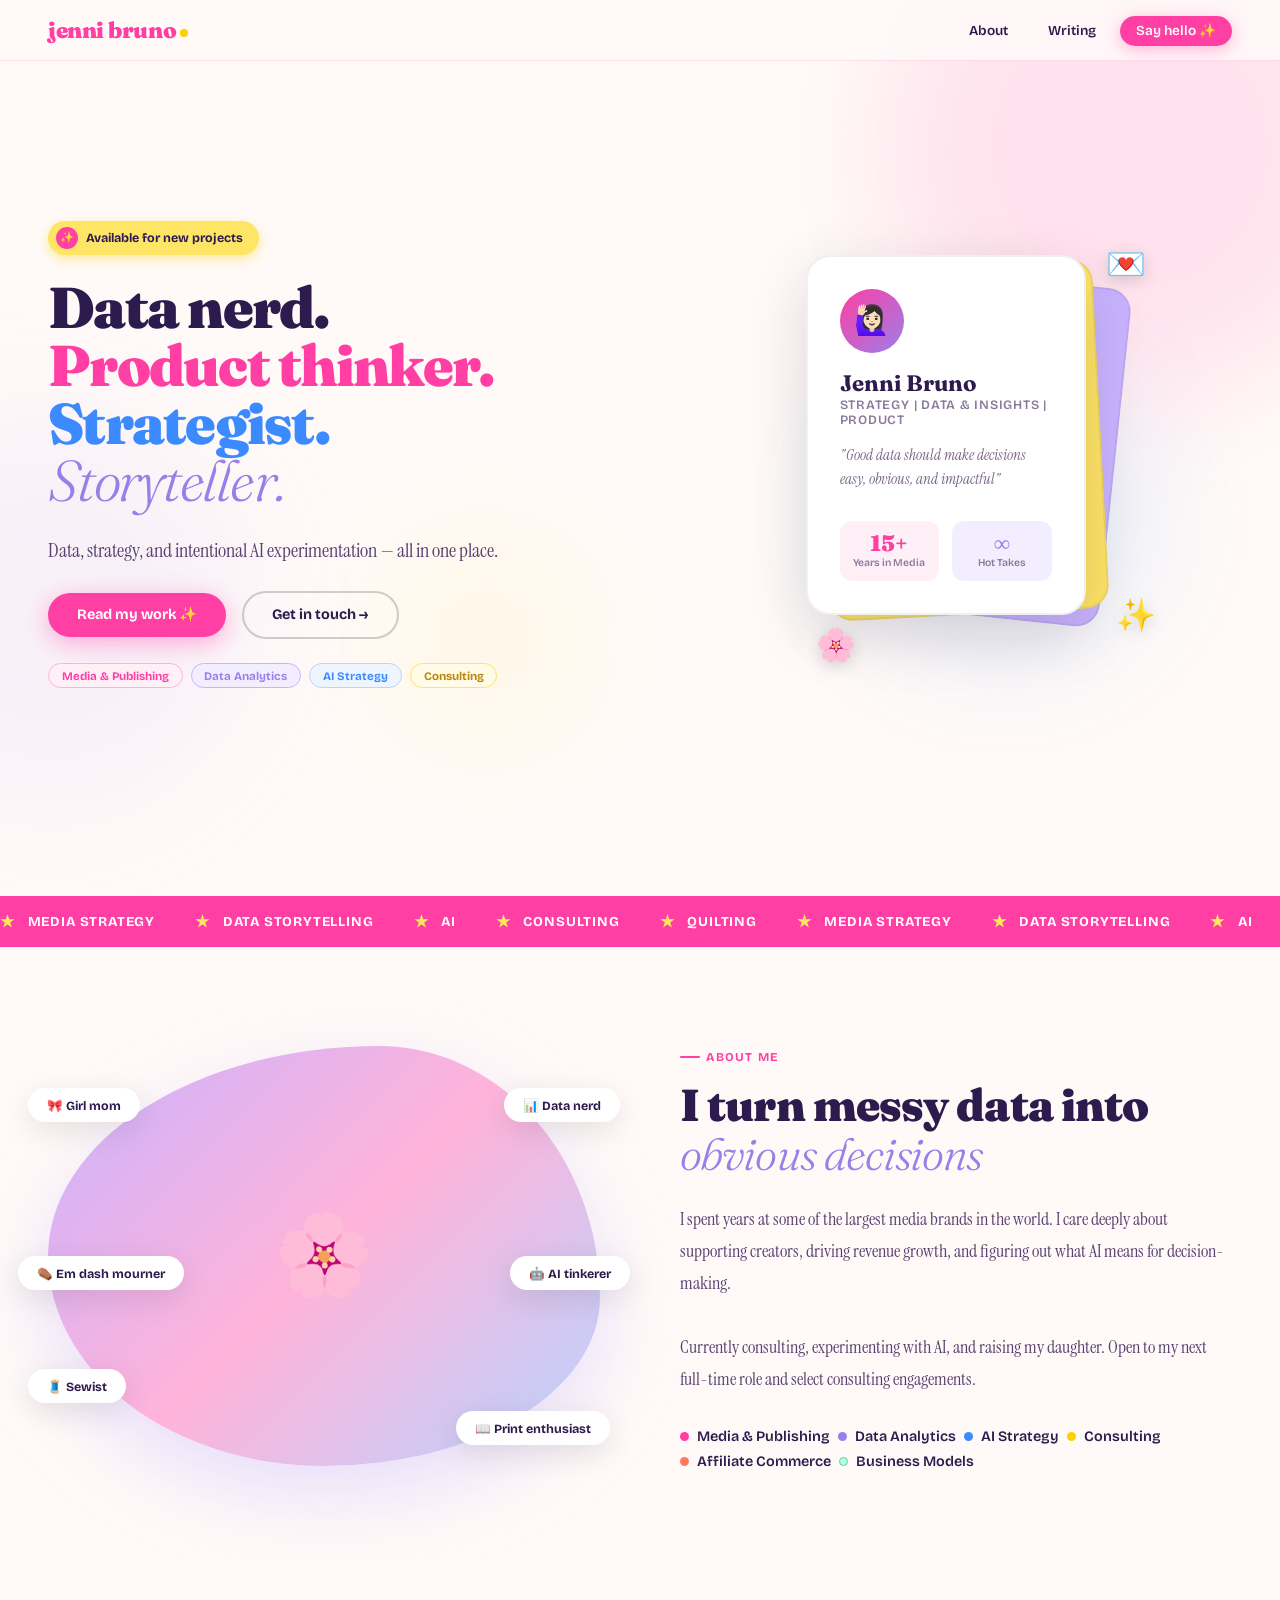
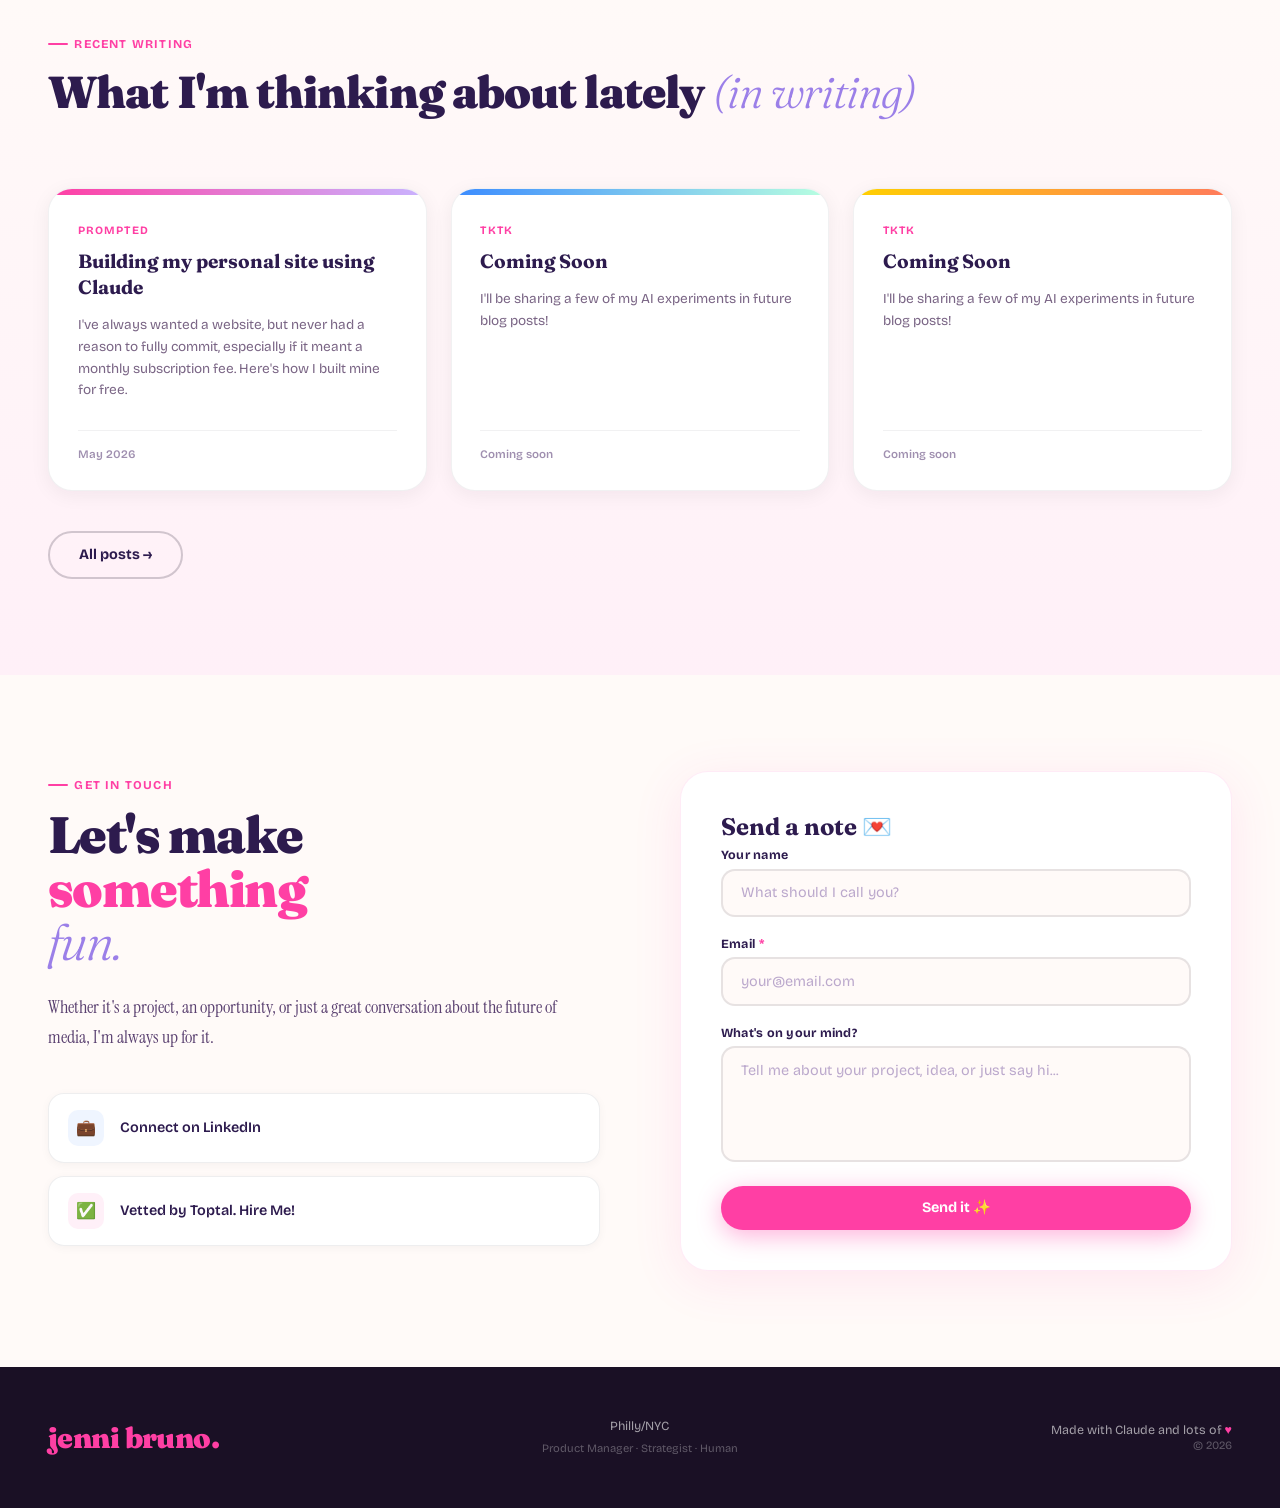
<file: index.html>
<!DOCTYPE html>
<html lang="en">
<head>
<meta charset="UTF-8">
<meta name="viewport" content="width=device-width, initial-scale=1.0">
<title>Jenni Bruno — Turning Data Into Decisions</title>
<meta name="description" content="I turn messy data and business problems into obvious decisions. Strategist, AI tinkerer, and consultant based in Philadelphia.">
<meta name="author" content="Jenni Bruno">
<link rel="canonical" href="https://www.jennibruno.com/">
<meta property="og:type" content="website">
<meta property="og:url" content="https://www.jennibruno.com/">
<meta property="og:title" content="Jenni Bruno — Turning Data Into Decisions">
<meta property="og:description" content="I turn messy data and business problems into obvious decisions. Strategist, AI tinkerer, and consultant based in Philadelphia.">
<meta property="og:image" content="https://www.jennibruno.com/og-image.png">
<meta property="og:site_name" content="Jenni Bruno">
<meta name="twitter:card" content="summary_large_image">
<meta name="twitter:site" content="@IMJENNIBRUNO">
<meta name="twitter:title" content="Jenni Bruno — Turning Data Into Decisions">
<meta name="twitter:description" content="I turn messy data and business problems into obvious decisions. Strategist, AI tinkerer, and consultant based in Philadelphia.">
<meta name="twitter:image" content="https://www.jennibruno.com/og-image.png">
<link rel="icon" type="image/svg+xml" href="data:image/svg+xml,<svg xmlns='http://www.w3.org/2000/svg' viewBox='0 0 32 32'><rect width='32' height='32' rx='8' fill='%23FF3FA4'/><text x='50%25' y='50%25' dominant-baseline='central' text-anchor='middle' font-family='Georgia,serif' font-weight='900' font-size='14' fill='white' letter-spacing='-1'>jb</text></svg>">
<link href="https://fonts.googleapis.com/css2?family=Fraunces:ital,opsz,wght@0,9..144,300;0,9..144,700;0,9..144,900;1,9..144,300;1,9..144,700&family=Bricolage+Grotesque:wght@400;600;800&family=Instrument+Serif:ital@0;1&display=swap" rel="stylesheet">
<link rel="stylesheet" href="/style.css">
<script type="application/ld+json">
{
  "@context": "https://schema.org",
  "@type": "Person",
  "name": "Jenni Bruno",
  "url": "https://www.jennibruno.com",
  "jobTitle": "Strategist & Consultant",
  "description": "I turn messy data and business problems into obvious decisions.",
  "sameAs": [
    "https://linkedin.com/in/IMJENNIBRUNO",
    "https://twitter.com/IMJENNIBRUNO"
  ]
}
</script>
</head>
<body>

<div class="bg-shapes">
  <div class="shape shape-1"></div>
  <div class="shape shape-2"></div>
  <div class="shape shape-3"></div>
  <div class="shape shape-4"></div>
</div>

<!-- NAV -->
<nav>
  <a href="#" class="nav-logo">jenni bruno<span></span></a>
  <ul class="nav-links">
    <li><a href="#about">About</a></li>
    <li><a href="#writing">Writing</a></li>
    <li><a href="#contact" class="nav-cta">Say hello ✨</a></li>
  </ul>
</nav>

<!-- HERO -->
<section class="hero">
  <div class="hero-left">
    <div class="hero-badge">
      <div class="badge-dot">✨</div>
      Available for new projects
    </div>

    <h1 class="hero-headline">
      Data nerd.<br>
      <span class="line-pink" style="white-space:nowrap;">Product thinker.</span><br>
      <span class="line-blue">Strategist.</span><br>
      <span class="line-italic">Storyteller.</span>
    </h1>

    <p class="hero-desc">
      Data, strategy, and intentional AI experimentation — all in one place.
    </p>

    <div class="hero-actions">
      <a href="#writing" class="pill-btn pill-primary">Read my work ✨</a>
      <a href="#contact" class="pill-btn pill-outline">Get in touch →</a>
    </div>

    <div class="hero-tags">
      <span class="mini-tag">Media & Publishing</span>
      <span class="mini-tag lav">Data Analytics</span>
      <span class="mini-tag blue">AI Strategy</span>
      <span class="mini-tag yel">Consulting</span>
    </div>
  </div>

  <div class="hero-right">
    <div class="hero-card-stack">
      <div class="hcard hcard-back"></div>
      <div class="hcard hcard-mid"></div>
      <div class="hcard hcard-front">
        <div class="card-avatar">🙋🏻‍♀️</div>
        <div>
          <div class="card-name">Jenni Bruno</div>
          <div class="card-title">Strategy | Data & Insights | Product</div>
        </div>
        <p style="font-family:'Instrument Serif',serif; font-size:0.95rem; color:#7A6585; line-height:1.6; font-style:italic;">
          "Good data should make decisions easy, obvious, and impactful"
        </p>
        <div class="card-stats">
          <div class="stat-box">
            <div class="stat-num">15+</div>
            <div class="stat-label">Years in Media</div>
          </div>
          <div class="stat-box lav">
            <div class="stat-num">∞</div>
            <div class="stat-label">Hot Takes</div>
          </div>
        </div>
      </div>
      <div class="floating-sticker sticker-1">💌</div>
      <div class="floating-sticker sticker-2">✨</div>
      <div class="floating-sticker sticker-3">🌸</div>
    </div>
  </div>
</section>

<!-- MARQUEE -->
<div class="marquee-wrap" aria-hidden="true">
  <div class="marquee-inner">
    <div class="marquee-track">
      <span class="marquee-item"><span class="marquee-star">★</span> Media Strategy</span>
      <span class="marquee-item"><span class="marquee-star">★</span> Data Storytelling</span>
      <span class="marquee-item"><span class="marquee-star">★</span> AI</span>
      <span class="marquee-item"><span class="marquee-star">★</span> Consulting</span>
      <span class="marquee-item"><span class="marquee-star">★</span> Quilting</span>
      <span class="marquee-item"><span class="marquee-star">★</span> Media Strategy</span>
      <span class="marquee-item"><span class="marquee-star">★</span> Data Storytelling</span>
      <span class="marquee-item"><span class="marquee-star">★</span> AI</span>
      <span class="marquee-item"><span class="marquee-star">★</span> Consulting</span>
      <span class="marquee-item"><span class="marquee-star">★</span> Quilting</span>
    </div>
    <div class="marquee-track">
      <span class="marquee-item"><span class="marquee-star">★</span> Media Strategy</span>
      <span class="marquee-item"><span class="marquee-star">★</span> Data Storytelling</span>
      <span class="marquee-item"><span class="marquee-star">★</span> AI</span>
      <span class="marquee-item"><span class="marquee-star">★</span> Consulting</span>
      <span class="marquee-item"><span class="marquee-star">★</span> Quilting</span>
      <span class="marquee-item"><span class="marquee-star">★</span> Media Strategy</span>
      <span class="marquee-item"><span class="marquee-star">★</span> Data Storytelling</span>
      <span class="marquee-item"><span class="marquee-star">★</span> AI</span>
      <span class="marquee-item"><span class="marquee-star">★</span> Consulting</span>
      <span class="marquee-item"><span class="marquee-star">★</span> Quilting</span>
    </div>
  </div>
</div>

<!-- ABOUT -->
<section class="about-section" id="about">
  <div class="about-visual">
    <div class="about-blob">🌸</div>
    <div class="about-pill-float">📊 Data nerd</div>
    <div class="about-pill-float">🧵 Sewist</div>
    <div class="about-pill-float">🤖 AI tinkerer</div>
    <div class="about-pill-float about-pill-4">🎀 Girl mom</div>
    <div class="about-pill-float about-pill-5">📖 Print enthusiast</div>
    <div class="about-pill-float about-pill-6">⚰️ Em dash mourner</div>
  </div>
  <div class="about-text-side">
    <div class="section-eyebrow">About me</div>
    <h2 class="section-title">I turn messy data into <em>obvious decisions</em></h2>
    <p class="about-body">
      I spent years at some of the largest media brands in the world. I care deeply about supporting creators, driving revenue growth, and figuring out what AI means for decision-making.
    </p>
    <p class="about-body">
      Currently consulting, experimenting with AI, and raising my daughter. Open to my next full-time role and select consulting engagements.
    </p>
    <div class="about-chips">
      <span class="chip-dot"><span class="cdot" style="background:#FF3FA4;"></span>Media & Publishing</span>
      <span class="chip-dot"><span class="cdot" style="background:#9B7FE8;"></span>Data Analytics</span>
      <span class="chip-dot"><span class="cdot" style="background:#3B8BFF;"></span>AI Strategy</span>
      <span class="chip-dot"><span class="cdot" style="background:#FFD000;"></span>Consulting</span>
      <span class="chip-dot"><span class="cdot" style="background:#FF7A5C;"></span>Affiliate Commerce</span>
      <span class="chip-dot"><span class="cdot" style="background:#B8FFE0; border: 1.5px solid #5DCAA5;"></span>Business Models</span>
    </div>
  </div>
</section>

<!-- WRITING -->
<section class="writing-section" id="writing">
  <div class="writing-header">
    <div>
      <div class="section-eyebrow">Recent Writing</div>
      <h2 class="section-title">What I'm thinking about lately <em>(in writing)</em></h2>
    </div>
  </div>

  <div class="posts-grid">
    <a class="post-card" href="/blog/building-my-personal-site-with-claude.html">
      <div class="post-color-bar bar-pink"></div>
      <div class="post-body-card">
        <div class="post-category">Prompted</div>
        <div class="post-title-card">Building my personal site using Claude</div>
        <div class="post-excerpt">I've always wanted a website, but never had a reason to fully commit, especially if it meant a monthly subscription fee. Here's how I built mine for free.</div>
        <div class="post-footer-card">
          <div class="post-date">May 2026</div>
        </div>
      </div>
    </a>

    <a class="post-card" href="#">
      <div class="post-color-bar bar-blue"></div>
      <div class="post-body-card">
        <div class="post-category">TKTK</div>
        <div class="post-title-card">Coming Soon</div>
        <div class="post-excerpt">I'll be sharing a few of my AI experiments in future blog posts!</div>
        <div class="post-footer-card">
          <div class="post-date">Coming soon</div>
        </div>
      </div>
    </a>

    <a class="post-card" href="#">
      <div class="post-color-bar bar-yellow"></div>
      <div class="post-body-card">
        <div class="post-category">TKTK</div>
        <div class="post-title-card">Coming Soon</div>
        <div class="post-excerpt">I'll be sharing a few of my AI experiments in future blog posts!</div>
        <div class="post-footer-card">
          <div class="post-date">Coming soon</div>
        </div>
      </div>
    </a>
  </div>

  <div style="text-align: left; margin-top: 2.5rem;">
    <a href="/blog/" class="pill-btn pill-outline">All posts →</a>
  </div>
</section>

<!-- CONTACT -->
<section class="contact-section" id="contact">
  <div class="contact-left">
    <div class="section-eyebrow">Get in touch</div>
    <h2 class="contact-big">Let's make<br><span>something</span><br><em>fun.</em></h2>
    <p class="contact-desc">Whether it's a project, an opportunity, or just a great conversation about the future of media, I'm always up for it.</p>
    <div class="contact-links">
      <a href="https://linkedin.com/in/IMJENNIBRUNO" class="contact-link">
        <div class="link-icon icon-blue">💼</div>
        Connect on LinkedIn
      </a>
      <a href="https://www.toptal.com/product-managers/resume/jennifer-bruno#gzw0E0" target="_blank" rel="noopener" class="contact-link">
        <div class="link-icon icon-pink">✅</div>
        Vetted by Toptal. Hire Me!
      </a>
    </div>
  </div>

  <div class="contact-form-wrap">
    <div class="form-title">Send a note 💌</div>
    <form action="https://formspree.io/f/xaqkjbrb" method="POST">
      <div class="field">
        <label for="contact-name">Your name</label>
        <input id="contact-name" type="text" name="name" placeholder="What should I call you?">
      </div>
      <div class="field">
        <label for="contact-email">Email <span style="color:var(--pink);">*</span></label>
        <input id="contact-email" type="email" name="email" placeholder="your@email.com" required>
      </div>
      <div class="field">
        <label for="contact-message">What's on your mind?</label>
        <textarea id="contact-message" rows="5" name="message" placeholder="Tell me about your project, idea, or just say hi..."></textarea>
      </div>
      <button type="submit" class="pill-btn pill-primary" style="width:100%; justify-content:center; font-size:0.9rem;">
        Send it ✨
      </button>
    </form>
  </div>
</section>

<!-- FOOTER -->
<footer>
  <div class="footer-logo">jenni bruno.</div>
  <div class="footer-middle">
    Philly/NYC<br>
    <span style="font-size:0.7rem; opacity:0.5;">Product Manager · Strategist · Human</span>
  </div>
  <div class="footer-right">
    Made with Claude and lots of <span class="footer-heart">♥</span><br>
    <span style="font-size:0.7rem; opacity:0.5;">© 2026</span>
  </div>
</footer>

</body>
</html>
</file>
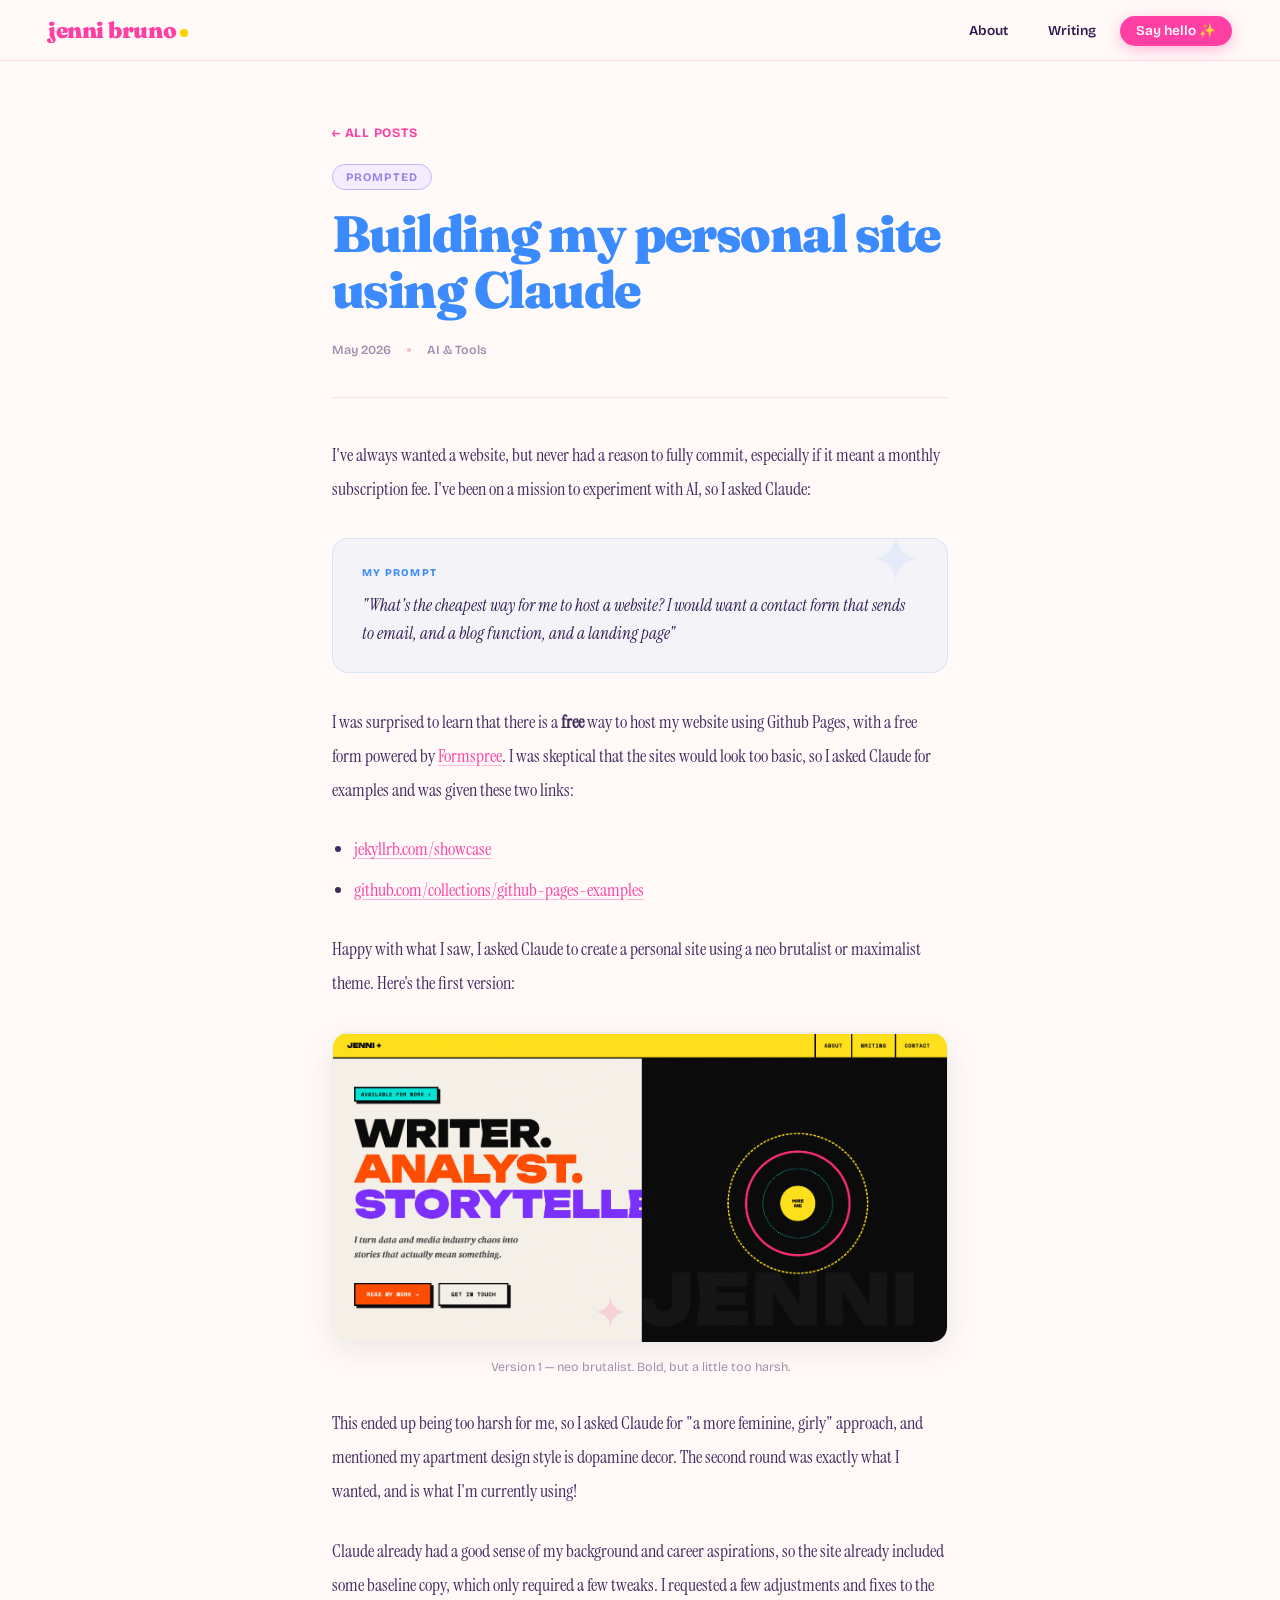
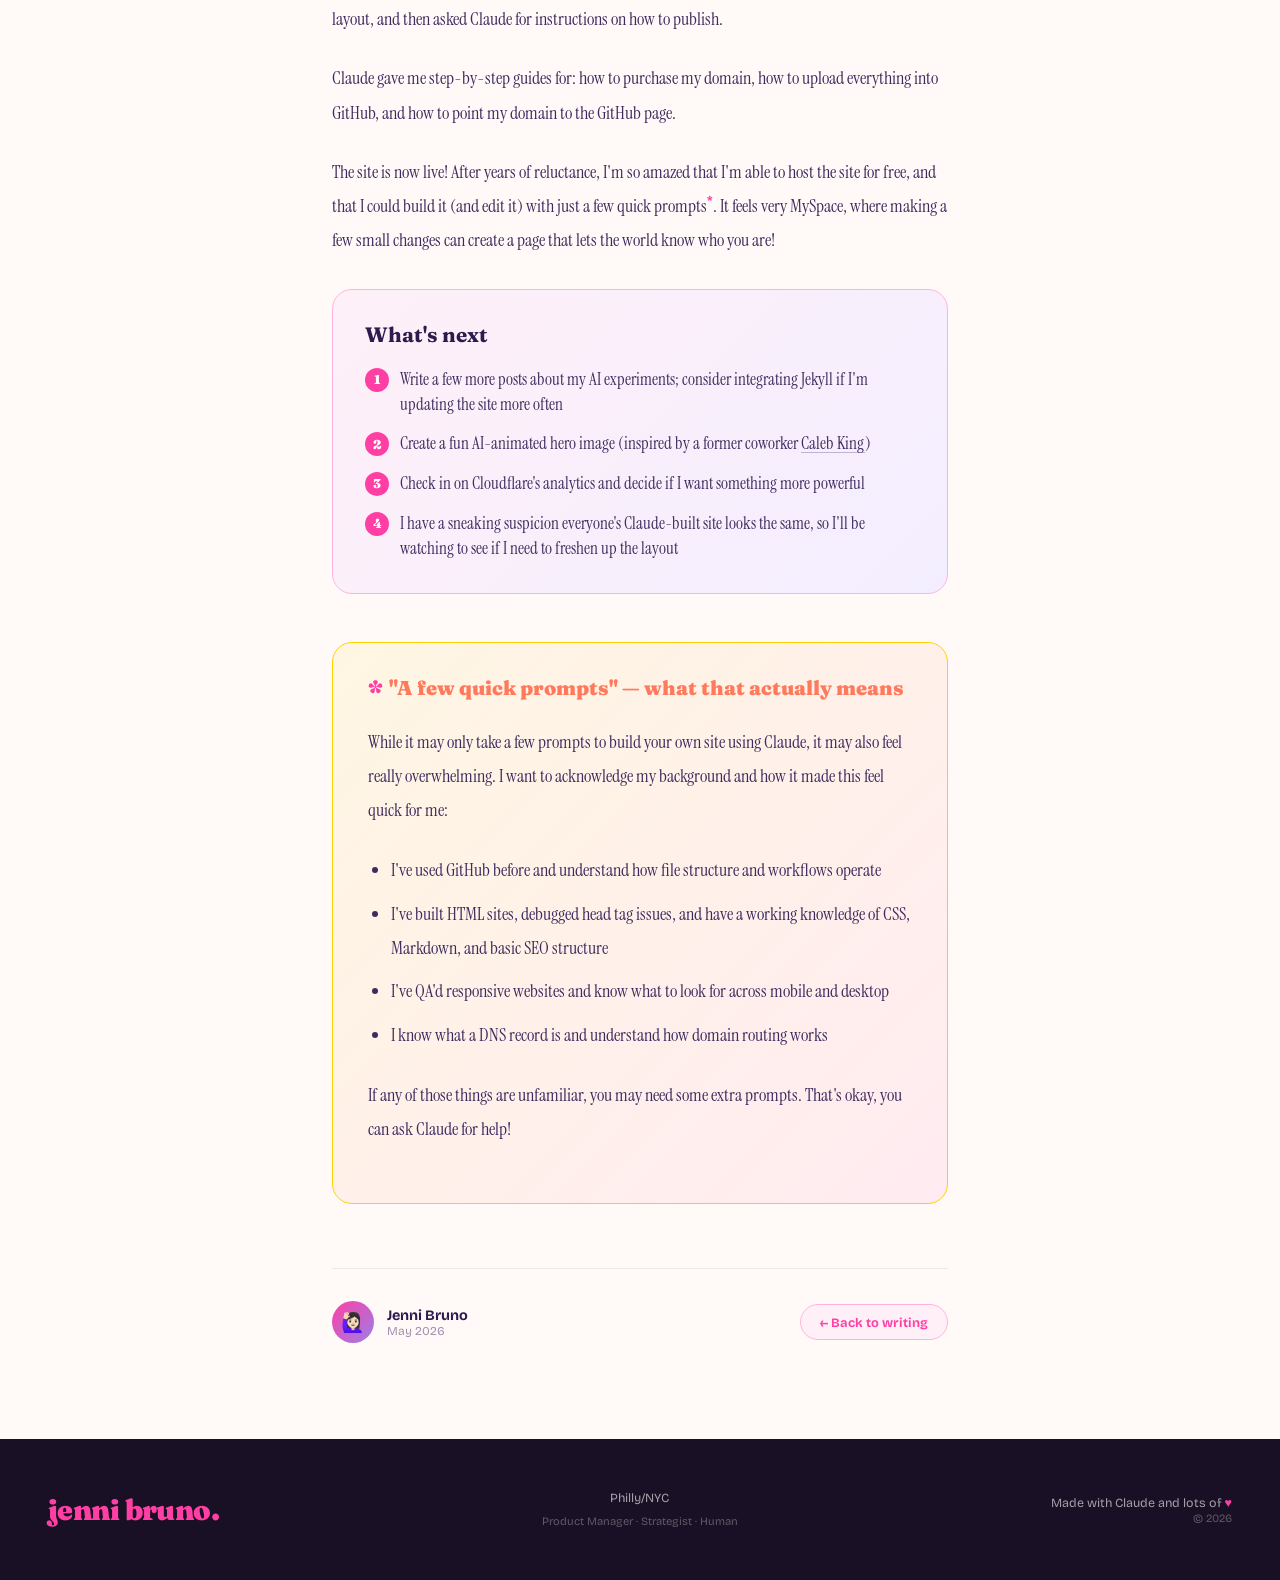
<file: blog/building-my-personal-site-with-claude.html>
<!DOCTYPE html>
<html lang="en">
<head>
<meta charset="UTF-8">
<meta name="viewport" content="width=device-width, initial-scale=1.0">
<title>Building my personal site using Claude — Jenni Bruno</title>
<meta name="description" content="I've always wanted a website, but never had a reason to fully commit. Here's how I built mine for free using Claude and GitHub Pages.">
<meta name="author" content="Jenni Bruno">
<link rel="canonical" href="https://www.jennibruno.com/blog/building-my-personal-site-with-claude.html">
<meta property="og:type" content="article">
<meta property="og:url" content="https://www.jennibruno.com/blog/building-my-personal-site-with-claude.html">
<meta property="og:title" content="Building my personal site using Claude — Jenni Bruno">
<meta property="og:description" content="I've always wanted a website, but never had a reason to fully commit. Here's how I built mine for free using Claude and GitHub Pages.">
<meta property="og:site_name" content="Jenni Bruno">
<meta property="og:image" content="https://www.jennibruno.com/screenshot-jennibruno-homepage-built-by-claude.png">
<meta name="twitter:card" content="summary_large_image">
<meta name="twitter:creator" content="@IMJENNIBRUNO">
<meta name="twitter:title" content="Building my personal site using Claude — Jenni Bruno">
<meta name="twitter:description" content="I've always wanted a website, but never had a reason to fully commit. Here's how I built mine for free using Claude and GitHub Pages.">
<link rel="icon" type="image/svg+xml" href="data:image/svg+xml,<svg xmlns='http://www.w3.org/2000/svg' viewBox='0 0 32 32'><rect width='32' height='32' rx='8' fill='%23FF3FA4'/><text x='50%25' y='50%25' dominant-baseline='central' text-anchor='middle' font-family='Georgia,serif' font-weight='900' font-size='14' fill='white' letter-spacing='-1'>jb</text></svg>">
<link href="https://fonts.googleapis.com/css2?family=Fraunces:ital,opsz,wght@0,9..144,300;0,9..144,700;0,9..144,900;1,9..144,300;1,9..144,700&family=Bricolage+Grotesque:wght@400;600;800&family=Instrument+Serif:ital@0;1&display=swap" rel="stylesheet">
<link rel="stylesheet" href="/style.css">
<script type="application/ld+json">
{
  "@context": "https://schema.org",
  "@type": "BlogPosting",
  "headline": "Building my personal site using Claude",
  "description": "I've always wanted a website, but never had a reason to fully commit. Here's how I built mine for free using Claude and GitHub Pages.",
  "url": "https://www.jennibruno.com/blog/building-my-personal-site-with-claude.html",
  "datePublished": "2026-05-26",
  "author": {
    "@type": "Person",
    "name": "Jenni Bruno",
    "url": "https://www.jennibruno.com"
  },
  "publisher": {
    "@type": "Person",
    "name": "Jenni Bruno",
    "url": "https://www.jennibruno.com"
  },
  "image": "https://www.jennibruno.com/screenshot-jennibruno-homepage-built-by-claude.png"
}
</script>
</head>
<body>

<!-- NAV -->
<nav>
  <a href="/" class="nav-logo">jenni bruno<span></span></a>
  <ul class="nav-links">
    <li><a href="/#about">About</a></li>
    <li><a href="/blog/">Writing</a></li>
    <li><a href="/#contact" class="nav-cta">Say hello ✨</a></li>
  </ul>
</nav>

<!-- ARTICLE -->
<div class="article-wrap">

  <a href="/blog/" class="back-link">← All posts</a>

  <div class="post-eyebrow">Prompted</div>
  <h1 class="post-headline">Building my personal site using Claude</h1>

  <div class="post-meta">
    <span>May 2026</span>
    <span class="meta-dot"></span>
    <span>AI & Tools</span>
  </div>

  <div class="post-body">

    <p>I've always wanted a website, but never had a reason to fully commit, especially if it meant a monthly subscription fee. I've been on a mission to experiment with AI, so I asked Claude:</p>

    <div class="prompt-block">
      <div class="prompt-label">My prompt</div>
      <div class="prompt-text">"What's the cheapest way for me to host a website? I would want a contact form that sends to email, and a blog function, and a landing page"</div>
    </div>

    <p>I was surprised to learn that there is a <b>free</b> way to host my website using Github Pages, with a free form powered by <a href="https://formspree.io" target="_blank">Formspree</a>. I was skeptical that the sites would look too basic, so I asked Claude for examples and was given these two links:</p>

    <ul class="post-body-list">
      <li><a href="https://jekyllrb.com/showcase/" target="_blank">jekyllrb.com/showcase</a></li>
      <li><a href="https://github.com/collections/github-pages-examples" target="_blank">github.com/collections/github-pages-examples</a></li>
    </ul>

    <p>Happy with what I saw, I asked Claude to create a personal site using a neo brutalist or maximalist theme. Here's the first version:</p>

  </div>

  <div class="post-image">
    <img src="/blog/images/claude-site-v1-neo-brutalism-maximalist.png" alt="First version of the site — neo brutalist design with yellow nav, black hero, and bold typography">
  </div>
  <p class="image-caption">Version 1 — neo brutalist. Bold, but a little too harsh.</p>

  <div class="post-body">

    <p>This ended up being too harsh for me, so I asked Claude for "a more feminine, girly" approach, and mentioned my apartment design style is dopamine decor. The second round was exactly what I wanted, and is what I'm currently using!</p>

    <p>Claude already had a good sense of my background and career aspirations, so the site already included some baseline copy, which only required a few tweaks. I requested a few adjustments and fixes to the layout, and then asked Claude for instructions on how to publish.</p>

    <p>Claude gave me step-by-step guides for: how to purchase my domain, how to upload everything into GitHub, and how to point my domain to the GitHub page.</p>

    <p>The site is now live! After years of reluctance, I'm so amazed that I'm able to host the site for free, and that I could build it (and edit it) with just a few quick prompts<a href="#disclaimer" style="color: var(--pink); text-decoration: none; font-family: 'Bricolage Grotesque', sans-serif; font-size: 0.8rem; vertical-align: super; font-weight: 700;">*</a>. It feels very MySpace, where making a few small changes can create a page that lets the world know who you are!</p>

  </div>

  <div class="whats-next">
    <div class="whats-next-title">What's next</div>
    <ol>
      <li><span class="list-num">1</span>Write a few more posts about my AI experiments; consider integrating Jekyll if I'm updating the site more often</li>
      <li><span class="list-num">2</span>Create a fun AI-animated hero image (inspired by a former coworker <a href="https://www.kingcaleb.com/" target="_blank" class="inline-link">Caleb King</a>)</li>
      <li><span class="list-num">3</span>Check in on Cloudflare's analytics and decide if I want something more powerful</li>
      <li><span class="list-num">4</span>I have a sneaking suspicion everyone's Claude-built site looks the same, so I'll be watching to see if I need to freshen up the layout</li>
    </ol>
  </div>

  <!-- DISCLAIMER -->
  <div id="disclaimer" class="disclaimer-block">
    <div class="disclaimer-heading"><span class="disclaimer-asterisk">*</span> "A few quick prompts" — what that actually means</div>
    <div class="post-body">
      <p>While it may only take a few prompts to build your own site using Claude, it may also feel really overwhelming. I want to acknowledge my background and how it made this feel quick for me:</p>
      <ul class="post-body-list gap-lg">
        <li>I've used GitHub before and understand how file structure and workflows operate</li>
        <li>I've built HTML sites, debugged head tag issues, and have a working knowledge of CSS, Markdown, and basic SEO structure</li>
        <li>I've QA'd responsive websites and know what to look for across mobile and desktop</li>
        <li>I know what a DNS record is and understand how domain routing works</li>
      </ul>
      <p>If any of those things are unfamiliar, you may need some extra prompts. That's okay, you can ask Claude for help!</p>
    </div>
  </div>

  <div class="post-footer-bar">
    <div class="author-block">
      <div class="author-avatar">🙋🏻‍♀️</div>
      <div>
        <div class="author-name">Jenni Bruno</div>
        <div class="author-handle">May 2026</div>
      </div>
    </div>
    <a href="/blog/" class="back-to-blog">← Back to writing</a>
  </div>

</div>

<!-- FOOTER -->
<footer>
  <div class="footer-logo">jenni bruno.</div>
  <div class="footer-middle">
    Philly/NYC<br>
    <span style="font-size:0.7rem; opacity:0.5;">Product Manager · Strategist · Human</span>
  </div>
  <div class="footer-right">
    Made with Claude and lots of <span class="footer-heart">♥</span><br>
    <span style="font-size:0.7rem; opacity:0.5;">© 2026</span>
  </div>
</footer>

</body>
</html>
</file>
<file: style.css>
/* ============================================================
   JENNI BRUNO — shared stylesheet
   Applies to: index.html, blog/index.html, blog/*.html
   ============================================================ */

/* ROOT & RESET */
:root {
  --pink: #FF3FA4;
  --pink-light: #FFB3DA;
  --pink-pale: #FFF0F8;
  --lavender: #C9B3FF;
  --lavender-deep: #9B7FE8;
  --blue: #3B8BFF;
  --blue-light: #B8D4FF;
  --yellow: #FFE566;
  --yellow-deep: #FFD000;
  --mint: #B8FFE0;
  --coral: #FF7A5C;
  --white: #FFFAF8;
  --black: #1A1025;
  --text: #2D1B4E;
}

* { margin: 0; padding: 0; box-sizing: border-box; }
html { scroll-behavior: smooth; }

body {
  background: var(--white);
  color: var(--text);
  font-family: 'Bricolage Grotesque', sans-serif;
  overflow-x: hidden;
}

/* ============================================================
   NAV
   ============================================================ */
nav {
  position: sticky;
  top: 0;
  z-index: 200;
  padding: 1rem 3rem;
  display: flex;
  align-items: center;
  justify-content: space-between;
  background: rgba(255,250,248,0.85);
  backdrop-filter: blur(12px);
  border-bottom: 1.5px solid rgba(255,63,164,0.15);
}

.nav-logo {
  font-family: 'Fraunces', serif;
  font-weight: 900;
  font-size: 1.4rem;
  color: var(--pink);
  text-decoration: none;
  letter-spacing: -0.02em;
}

.nav-logo span {
  display: inline-block;
  width: 8px; height: 8px;
  background: var(--yellow-deep);
  border-radius: 50%;
  margin-left: 4px;
  vertical-align: middle;
  animation: blink 2s ease-in-out infinite;
}

@keyframes blink {
  0%, 100% { transform: scale(1); }
  50% { transform: scale(1.5); background: var(--pink); }
}

.nav-links {
  display: flex;
  gap: 0.5rem;
  list-style: none;
}

.nav-links a {
  text-decoration: none;
  color: var(--text);
  font-size: 0.85rem;
  font-weight: 600;
  padding: 0.4rem 1rem;
  border-radius: 100px;
  transition: all 0.2s;
}

.nav-links a:hover {
  background: var(--pink);
  color: white;
  transform: translateY(-2px);
}

.nav-links a.active {
  background: var(--pink-pale);
  color: var(--pink);
}

.nav-cta {
  background: var(--pink) !important;
  color: white !important;
  box-shadow: 0 4px 15px rgba(255,63,164,0.35);
}

/* ============================================================
   FOOTER (single source of truth)
   ============================================================ */
footer {
  position: relative;
  z-index: 1;
  background: var(--black);
  color: rgba(255,255,255,0.6);
  padding: 3rem;
  display: grid;
  grid-template-columns: 1fr 1fr 1fr;
  align-items: center;
  gap: 2rem;
}

.footer-logo {
  font-family: 'Fraunces', serif;
  font-size: 1.8rem;
  font-weight: 900;
  color: var(--pink);
  letter-spacing: -0.02em;
}

.footer-middle {
  text-align: center;
  font-size: 0.78rem;
  line-height: 1.8;
}

.footer-right {
  text-align: right;
  font-size: 0.78rem;
}

.footer-heart { color: var(--pink); }

/* ============================================================
   SHARED BUTTONS
   ============================================================ */
.pill-btn {
  display: inline-flex;
  align-items: center;
  gap: 0.5rem;
  padding: 0.85rem 1.8rem;
  border-radius: 100px;
  font-family: 'Bricolage Grotesque', sans-serif;
  font-weight: 700;
  font-size: 0.9rem;
  text-decoration: none;
  cursor: pointer;
  border: none;
  transition: all 0.2s cubic-bezier(0.34, 1.56, 0.64, 1);
}

.pill-btn:hover { transform: translateY(-4px) scale(1.02); }

.pill-primary {
  background: var(--pink);
  color: white;
  box-shadow: 0 6px 25px rgba(255,63,164,0.4);
}

.pill-primary:hover { box-shadow: 0 10px 35px rgba(255,63,164,0.5); }

.pill-outline {
  background: transparent;
  color: var(--text);
  border: 2px solid rgba(26,16,37,0.2) !important;
}

.pill-outline:hover {
  border-color: var(--lavender-deep) !important;
  color: var(--lavender-deep);
}

/* ============================================================
   SHARED SECTION TYPOGRAPHY
   ============================================================ */
.section-eyebrow {
  display: inline-flex;
  align-items: center;
  gap: 0.4rem;
  font-size: 0.75rem;
  font-weight: 700;
  text-transform: uppercase;
  letter-spacing: 0.1em;
  color: var(--pink);
  margin-bottom: 1rem;
}

.section-eyebrow::before {
  content: '';
  display: inline-block;
  width: 20px; height: 2px;
  background: var(--pink);
  border-radius: 2px;
}

.section-title {
  font-family: 'Fraunces', serif;
  font-size: clamp(2.2rem, 3.5vw, 3rem);
  font-weight: 900;
  line-height: 1.1;
  letter-spacing: -0.02em;
  color: var(--text);
  margin-bottom: 1.5rem;
}

.section-title em { font-style: italic; font-weight: 300; color: var(--lavender-deep); }

/* ============================================================
   SHARED ANIMATIONS
   ============================================================ */
@keyframes slideUp {
  from { opacity: 0; transform: translateY(30px); }
  to { opacity: 1; transform: translateY(0); }
}

@keyframes float1 {
  0%, 100% { transform: translate(0, 0) rotate(0deg); }
  33% { transform: translate(30px, -20px) rotate(5deg); }
  66% { transform: translate(-20px, 15px) rotate(-3deg); }
}

@keyframes float2 {
  0%, 100% { transform: translate(0, 0); }
  50% { transform: translate(20px, 30px); }
}

/* ============================================================
   HOMEPAGE — BACKGROUND SHAPES
   ============================================================ */
.bg-shapes {
  position: fixed;
  inset: 0;
  pointer-events: none;
  z-index: 0;
  overflow: hidden;
}

.shape {
  position: absolute;
  border-radius: 50%;
  opacity: 0.12;
  filter: blur(60px);
}

.shape-1 { width: 500px; height: 500px; background: var(--pink); top: -100px; right: -100px; animation: float1 12s ease-in-out infinite; }
.shape-2 { width: 400px; height: 400px; background: var(--lavender); bottom: 10%; left: -150px; animation: float2 15s ease-in-out infinite; }
.shape-3 { width: 300px; height: 300px; background: var(--blue); top: 40%; right: 10%; animation: float1 10s ease-in-out infinite reverse; }
.shape-4 { width: 200px; height: 200px; background: var(--yellow); top: 60%; left: 30%; animation: float2 8s ease-in-out infinite; }

/* ============================================================
   HOMEPAGE — HERO
   ============================================================ */
.hero {
  position: relative;
  z-index: 1;
  min-height: calc(100vh - 65px);
  display: grid;
  grid-template-columns: 1.1fr 0.9fr;
  gap: 0;
  padding: 0 3rem 3rem;
  align-items: center;
}

.hero-left {
  padding: 4rem 3rem 4rem 0;
  display: flex;
  flex-direction: column;
  gap: 1.5rem;
}

.hero-badge {
  display: inline-flex;
  align-items: center;
  gap: 0.5rem;
  background: var(--yellow);
  color: var(--text);
  padding: 0.4rem 1rem 0.4rem 0.5rem;
  border-radius: 100px;
  font-size: 0.78rem;
  font-weight: 700;
  width: fit-content;
  box-shadow: 0 4px 12px rgba(255,208,0,0.4);
  animation: slideUp 0.7s ease both;
}

.badge-dot {
  width: 22px; height: 22px;
  background: var(--pink);
  border-radius: 50%;
  display: flex;
  align-items: center;
  justify-content: center;
  font-size: 0.7rem;
}

.hero-headline {
  font-family: 'Fraunces', serif;
  font-weight: 900;
  font-size: clamp(2.6rem, 4.5vw, 4.8rem);
  line-height: 1.0;
  letter-spacing: -0.03em;
  color: var(--text);
  animation: slideUp 0.7s 0.1s ease both;
}

.hero-headline .line-pink { color: var(--pink); }
.hero-headline .line-blue { color: var(--blue); }
.hero-headline .line-italic { font-style: italic; font-weight: 300; color: var(--lavender-deep); }

.hero-desc {
  font-family: 'Instrument Serif', serif;
  font-size: 1.25rem;
  line-height: 1.65;
  color: #5A4070;
  max-width: 460px;
  animation: slideUp 0.7s 0.2s ease both;
}

.hero-desc strong { color: var(--pink); font-style: italic; }

.hero-actions {
  display: flex;
  gap: 1rem;
  align-items: center;
  flex-wrap: wrap;
  animation: slideUp 0.7s 0.3s ease both;
}

.hero-tags {
  display: flex;
  gap: 0.5rem;
  flex-wrap: wrap;
  animation: slideUp 0.7s 0.4s ease both;
}

.mini-tag {
  background: var(--pink-pale);
  color: var(--pink);
  padding: 0.3rem 0.8rem;
  border-radius: 100px;
  font-size: 0.72rem;
  font-weight: 700;
  border: 1.5px solid var(--pink-light);
}

.mini-tag.lav { background: #F3EEFF; color: var(--lavender-deep); border-color: var(--lavender); }
.mini-tag.blue { background: #EFF5FF; color: var(--blue); border-color: var(--blue-light); }
.mini-tag.yel { background: #FFFBE6; color: #B8860B; border-color: var(--yellow); }

/* HERO RIGHT */
.hero-right {
  display: flex;
  align-items: center;
  justify-content: center;
  position: relative;
  animation: slideUp 0.7s 0.2s ease both;
}

.hero-card-stack {
  position: relative;
  width: 320px;
  height: 400px;
}

.hcard {
  position: absolute;
  width: 280px;
  border-radius: 24px;
  padding: 2rem;
  border: 2px solid rgba(0,0,0,0.06);
}

.hcard-back {
  background: var(--lavender);
  top: 20px; left: 30px;
  height: 340px;
  transform: rotate(6deg);
  z-index: 1;
}

.hcard-mid {
  background: var(--yellow);
  top: 10px; left: 15px;
  height: 350px;
  transform: rotate(-3deg);
  z-index: 2;
}

.hcard-front {
  background: white;
  top: 0; left: 0;
  height: 360px;
  z-index: 3;
  box-shadow: 0 20px 60px rgba(26,16,37,0.15);
  display: flex;
  flex-direction: column;
  gap: 1rem;
}

.card-avatar {
  width: 64px; height: 64px;
  background: linear-gradient(135deg, var(--pink), var(--lavender-deep));
  border-radius: 50%;
  display: flex;
  align-items: center;
  justify-content: center;
  font-size: 1.8rem;
}

.card-name {
  font-family: 'Fraunces', serif;
  font-weight: 700;
  font-size: 1.4rem;
  color: var(--text);
}

.card-title {
  font-size: 0.8rem;
  color: #8A7A9B;
  font-weight: 600;
  text-transform: uppercase;
  letter-spacing: 0.06em;
}

.card-stats {
  display: grid;
  grid-template-columns: 1fr 1fr;
  gap: 0.8rem;
  margin-top: auto;
}

.stat-box {
  background: var(--pink-pale);
  border-radius: 12px;
  padding: 0.7rem;
  text-align: center;
}

.stat-box.lav { background: #F3EEFF; }

.stat-num {
  font-family: 'Fraunces', serif;
  font-size: 1.4rem;
  font-weight: 900;
  color: var(--pink);
  line-height: 1;
}

.stat-box.lav .stat-num { color: var(--lavender-deep); }
.stat-label { font-size: 0.65rem; color: #8A7A9B; font-weight: 600; margin-top: 2px; }

.floating-sticker {
  position: absolute;
  z-index: 10;
  font-size: 2rem;
  animation: wiggle 3s ease-in-out infinite;
  filter: drop-shadow(0 4px 8px rgba(0,0,0,0.15));
}

.sticker-1 { top: -10px; right: -20px; animation-delay: 0s; }
.sticker-2 { bottom: 20px; right: -30px; animation-delay: 0.5s; }
.sticker-3 { bottom: -10px; left: 10px; animation-delay: 1s; }

@keyframes wiggle {
  0%, 100% { transform: rotate(-5deg) scale(1); }
  50% { transform: rotate(5deg) scale(1.1); }
}

/* ============================================================
   HOMEPAGE — MARQUEE
   ============================================================ */
.marquee-wrap {
  position: relative;
  z-index: 1;
  padding: 1rem 0;
  overflow: hidden;
  background: var(--pink);
}

.marquee-inner {
  display: flex;
  white-space: nowrap;
}

.marquee-track {
  display: inline-flex;
  animation: scroll 25s linear infinite;
  white-space: nowrap;
  flex-shrink: 0;
}

@keyframes scroll {
  from { transform: translateX(0); }
  to { transform: translateX(-100%); }
}

.marquee-item {
  display: inline-flex;
  align-items: center;
  gap: 0.8rem;
  color: white;
  font-weight: 700;
  font-size: 0.85rem;
  text-transform: uppercase;
  letter-spacing: 0.06em;
  padding-right: 2.5rem;
}

.marquee-star { color: var(--yellow); font-size: 1rem; }

/* ============================================================
   HOMEPAGE — ABOUT SECTION
   ============================================================ */
.about-section {
  position: relative;
  z-index: 1;
  padding: 6rem 3rem;
  display: grid;
  grid-template-columns: 1fr 1fr;
  gap: 5rem;
  align-items: center;
}

.about-visual { position: relative; }

.about-blob {
  width: 100%;
  height: 420px;
  background: linear-gradient(135deg, var(--lavender) 0%, var(--pink-light) 50%, var(--blue-light) 100%);
  border-radius: 60% 40% 50% 50% / 50% 60% 40% 50%;
  display: flex;
  align-items: center;
  justify-content: center;
  font-size: 5rem;
  animation: morph 8s ease-in-out infinite;
  box-shadow: 0 30px 80px rgba(201,179,255,0.4);
}

@keyframes morph {
  0%, 100% { border-radius: 60% 40% 50% 50% / 50% 60% 40% 50%; }
  33% { border-radius: 40% 60% 40% 60% / 60% 40% 60% 40%; }
  66% { border-radius: 50% 50% 60% 40% / 40% 50% 50% 60%; }
}

.about-pill-float {
  position: absolute;
  background: white;
  border-radius: 100px;
  padding: 0.6rem 1.2rem;
  font-weight: 700;
  font-size: 0.78rem;
  box-shadow: 0 8px 30px rgba(0,0,0,0.1);
  display: flex;
  align-items: center;
  gap: 0.4rem;
  animation: float2 4s ease-in-out infinite;
}

.about-pill-float:nth-child(2) { top: 10%; right: -20px; animation-delay: 0s; }
.about-pill-float:nth-child(3) { bottom: 15%; left: -20px; animation-delay: 1s; }
.about-pill-float:nth-child(4) { top: 50%; right: -30px; animation-delay: 2s; }
.about-pill-float.about-pill-4 { top: 10%; left: -20px; animation-delay: 1.5s; }
.about-pill-float.about-pill-5 { bottom: 5%; right: -10px; animation-delay: 0.8s; }
.about-pill-float.about-pill-6 { top: 50%; left: -30px; animation-delay: 2.2s; }

.about-body {
  font-family: 'Instrument Serif', serif;
  font-size: 1.15rem;
  line-height: 1.75;
  color: #5A4070;
  margin-bottom: 2rem;
}

.about-chips {
  display: flex;
  flex-wrap: wrap;
  gap: 0.5rem;
}

.chip-dot {
  display: inline-flex;
  align-items: center;
  gap: 8px;
  font-size: 0.9rem;
  font-weight: 600;
  color: var(--text);
}

.cdot {
  width: 9px; height: 9px;
  border-radius: 50%;
  flex-shrink: 0;
  display: inline-block;
}

/* ============================================================
   HOMEPAGE — WRITING SECTION
   ============================================================ */
.writing-section {
  position: relative;
  z-index: 1;
  padding: 4rem 3rem 6rem;
  background: linear-gradient(180deg, var(--white) 0%, var(--pink-pale) 100%);
}

.writing-header {
  display: flex;
  align-items: flex-end;
  justify-content: space-between;
  margin-bottom: 3rem;
}

.posts-grid {
  display: grid;
  grid-template-columns: repeat(3, 1fr);
  gap: 1.5rem;
}

.post-card {
  background: white;
  border-radius: 24px;
  overflow: hidden;
  text-decoration: none;
  color: var(--text);
  box-shadow: 0 4px 20px rgba(26,16,37,0.06);
  border: 1.5px solid rgba(26,16,37,0.06);
  transition: all 0.3s cubic-bezier(0.34, 1.56, 0.64, 1);
  display: flex;
  flex-direction: column;
}

.post-card:hover {
  transform: translateY(-8px) rotate(-1deg);
  box-shadow: 0 20px 50px rgba(255,63,164,0.2);
}

.post-card:nth-child(2):hover { transform: translateY(-8px) rotate(1deg); }
.post-card:nth-child(3):hover { transform: translateY(-8px) rotate(-0.5deg); }

.post-color-bar { height: 6px; }
.bar-pink { background: linear-gradient(90deg, var(--pink), var(--lavender)); }
.bar-blue { background: linear-gradient(90deg, var(--blue), var(--mint)); }
.bar-yellow { background: linear-gradient(90deg, var(--yellow-deep), var(--coral)); }

.post-body-card {
  padding: 1.8rem;
  display: flex;
  flex-direction: column;
  gap: 0.8rem;
  flex: 1;
}

.post-category {
  font-size: 0.7rem;
  font-weight: 700;
  text-transform: uppercase;
  letter-spacing: 0.1em;
  color: var(--pink);
}

.post-title-card {
  font-family: 'Fraunces', serif;
  font-size: 1.2rem;
  font-weight: 700;
  line-height: 1.35;
  color: var(--text);
}

.post-excerpt {
  font-size: 0.85rem;
  line-height: 1.6;
  color: #7A6585;
  flex: 1;
}

.post-footer-card {
  display: flex;
  align-items: center;
  justify-content: space-between;
  margin-top: 1rem;
  padding-top: 1rem;
  border-top: 1.5px solid rgba(26,16,37,0.06);
}

.post-date { font-size: 0.72rem; color: #A090B0; font-weight: 600; }

/* ============================================================
   HOMEPAGE — CONTACT SECTION
   ============================================================ */
.contact-section {
  position: relative;
  z-index: 1;
  padding: 6rem 3rem;
  display: grid;
  grid-template-columns: 1fr 1fr;
  gap: 5rem;
  align-items: start;
}

.contact-big {
  font-family: 'Fraunces', serif;
  font-size: clamp(2.5rem, 4vw, 4rem);
  font-weight: 900;
  line-height: 1.05;
  letter-spacing: -0.03em;
  color: var(--text);
  margin-bottom: 1.5rem;
}

.contact-big span { color: var(--pink); }
.contact-big em { font-style: italic; font-weight: 300; color: var(--lavender-deep); }

.contact-desc {
  font-family: 'Instrument Serif', serif;
  font-size: 1.1rem;
  line-height: 1.7;
  color: #5A4070;
  margin-bottom: 2.5rem;
}

.contact-links {
  display: flex;
  flex-direction: column;
  gap: 0.8rem;
}

.contact-link {
  display: flex;
  align-items: center;
  gap: 1rem;
  padding: 1rem 1.2rem;
  background: white;
  border-radius: 16px;
  text-decoration: none;
  color: var(--text);
  font-weight: 600;
  font-size: 0.9rem;
  border: 1.5px solid rgba(26,16,37,0.07);
  box-shadow: 0 2px 10px rgba(0,0,0,0.04);
  transition: all 0.2s;
}

.contact-link:hover {
  border-color: var(--pink);
  transform: translateX(6px);
  box-shadow: 0 4px 20px rgba(255,63,164,0.15);
}

.link-icon {
  width: 36px; height: 36px;
  border-radius: 10px;
  display: flex;
  align-items: center;
  justify-content: center;
  font-size: 1rem;
  flex-shrink: 0;
}

.icon-pink { background: var(--pink-pale); }
.icon-blue { background: #EFF5FF; }
.icon-lav { background: #F3EEFF; }

.contact-form-wrap {
  background: white;
  border-radius: 28px;
  padding: 2.5rem;
  box-shadow: 0 10px 50px rgba(255,63,164,0.1);
  border: 1.5px solid rgba(255,63,164,0.1);
}

.form-title {
  font-family: 'Fraunces', serif;
  font-size: 1.5rem;
  font-weight: 700;
  color: var(--text);
  margin-bottom: 0.4rem;
}

.form-sub {
  font-size: 0.85rem;
  color: #8A7A9B;
  margin-bottom: 1.8rem;
}

.field { margin-bottom: 1.2rem; }

.field label {
  display: block;
  font-size: 0.78rem;
  font-weight: 700;
  color: var(--text);
  margin-bottom: 0.4rem;
  letter-spacing: 0.02em;
}

.field input,
.field textarea {
  width: 100%;
  padding: 0.85rem 1.1rem;
  border-radius: 14px;
  border: 2px solid rgba(26,16,37,0.1);
  background: var(--white);
  font-family: 'Bricolage Grotesque', sans-serif;
  font-size: 0.9rem;
  color: var(--text);
  outline: none;
  transition: all 0.2s;
  resize: none;
}

.field input:focus,
.field textarea:focus {
  border-color: var(--pink);
  background: white;
  box-shadow: 0 0 0 4px rgba(255,63,164,0.08);
}

.field input::placeholder,
.field textarea::placeholder { color: #BBA8CC; }

/* ============================================================
   BLOG INDEX — POST LIST
   ============================================================ */
.page-wrap {
  max-width: 720px;
  margin: 0 auto;
  padding: 4rem 2rem 6rem;
}

.page-eyebrow {
  display: inline-flex;
  align-items: center;
  gap: 0.4rem;
  font-size: 0.75rem;
  font-weight: 700;
  text-transform: uppercase;
  letter-spacing: 0.1em;
  color: var(--pink);
  margin-bottom: 0.6rem;
}

.page-eyebrow::before {
  content: '';
  display: inline-block;
  width: 20px; height: 2px;
  background: var(--pink);
  border-radius: 2px;
}

.page-title {
  font-family: 'Fraunces', serif;
  font-size: clamp(2.5rem, 5vw, 3.5rem);
  font-weight: 900;
  letter-spacing: -0.03em;
  line-height: 1.0;
  color: var(--text);
  margin-bottom: 3rem;
}

.page-title em { font-style: italic; font-weight: 300; color: var(--lavender-deep); }

/* Post list — replaces bare <div class="post-list"> */
.post-list {
  display: flex;
  flex-direction: column;
}

.post-row {
  display: grid;
  grid-template-columns: 1fr auto;
  gap: 1.5rem;
  align-items: start;
  padding: 2rem 0;
  border-bottom: 1.5px solid rgba(26,16,37,0.07);
  text-decoration: none;
  color: var(--text);
  transition: all 0.2s;
  position: relative;
}

.post-row:first-child { border-top: 1.5px solid rgba(26,16,37,0.07); }

.post-row::before {
  content: '';
  position: absolute;
  left: -1.5rem;
  top: 0; bottom: 0;
  width: 3px;
  background: var(--pink);
  border-radius: 2px;
  opacity: 0;
  transition: opacity 0.2s;
}

.post-row:hover::before { opacity: 1; }
.post-row:hover { padding-left: 0.5rem; }

.post-row-left {
  display: flex;
  flex-direction: column;
  gap: 0.5rem;
}

.post-row-category {
  font-size: 0.7rem;
  font-weight: 700;
  text-transform: uppercase;
  letter-spacing: 0.1em;
  color: var(--pink);
}

.post-row-title {
  font-family: 'Fraunces', serif;
  font-size: 1.3rem;
  font-weight: 700;
  line-height: 1.3;
  color: var(--blue);
  transition: color 0.2s;
}

.post-row-excerpt {
  font-family: 'Instrument Serif', serif;
  font-size: 1rem;
  line-height: 1.65;
  color: #7A6585;
  margin-top: 0.2rem;
}

.post-row-right {
  display: flex;
  flex-direction: column;
  align-items: flex-end;
  gap: 0.5rem;
  padding-top: 0.2rem;
  white-space: nowrap;
}

.post-row-date {
  font-size: 0.75rem;
  color: #A090B0;
  font-weight: 600;
}

.post-row-arrow {
  font-size: 1.2rem;
  color: var(--pink);
  opacity: 0;
  transform: translateX(-4px);
  transition: all 0.2s;
}

.post-row:hover .post-row-arrow {
  opacity: 1;
  transform: translateX(0);
}

/* ============================================================
   BLOG POST — ARTICLE LAYOUT
   ============================================================ */
.article-wrap {
  max-width: 680px;
  margin: 0 auto;
  padding: 4rem 2rem 6rem;
  animation: fadeUp 0.6s ease both;
}

@keyframes fadeUp {
  from { opacity: 0; transform: translateY(20px); }
  to { opacity: 1; transform: translateY(0); }
}

.back-link {
  display: block;
  width: fit-content;
  font-size: 0.8rem;
  font-weight: 700;
  color: var(--pink);
  text-decoration: none;
  text-transform: uppercase;
  letter-spacing: 0.06em;
  margin-bottom: 1.5rem;
  transition: letter-spacing 0.2s;
}

.back-link:hover { letter-spacing: 0.1em; }

.post-eyebrow {
  display: inline-flex;
  align-items: center;
  gap: 0.4rem;
  font-size: 0.72rem;
  font-weight: 700;
  text-transform: uppercase;
  letter-spacing: 0.1em;
  color: var(--lavender-deep);
  margin-bottom: 1rem;
  background: #F3EEFF;
  padding: 0.3rem 0.8rem;
  border-radius: 100px;
  border: 1.5px solid var(--lavender);
}

.post-headline {
  font-family: 'Fraunces', serif;
  font-size: clamp(2.2rem, 5vw, 3.2rem);
  font-weight: 900;
  line-height: 1.1;
  letter-spacing: -0.03em;
  color: var(--blue);
  margin-bottom: 1.5rem;
}

.post-meta {
  display: flex;
  align-items: center;
  gap: 1rem;
  font-size: 0.78rem;
  color: #A090B0;
  font-weight: 600;
  margin-bottom: 2.5rem;
  padding-bottom: 2.5rem;
  border-bottom: 1.5px solid rgba(26,16,37,0.07);
}

.meta-dot {
  width: 4px; height: 4px;
  border-radius: 50%;
  background: var(--pink-light);
}

/* Post body prose */
.post-body {
  font-family: 'Instrument Serif', serif;
  font-size: 1.15rem;
  line-height: 1.85;
  color: #3D2B5E;
}

.post-body p { margin-bottom: 1.6rem; }

.post-body a {
  color: var(--pink);
  text-decoration: underline;
  text-decoration-color: var(--pink-light);
  text-underline-offset: 3px;
  transition: text-decoration-color 0.2s;
}

.post-body a:hover { text-decoration-color: var(--pink); }

/* Inline list within post body */
.post-body-list {
  padding-left: 1.4rem;
  margin-bottom: 1.6rem;
  display: flex;
  flex-direction: column;
  gap: 0.4rem;
  font-family: 'Instrument Serif', serif;
  font-size: 1.15rem;
  line-height: 1.85;
  color: #3D2B5E;
}

.post-body-list.gap-lg { gap: 0.6rem; }

/* Prompt block */
.prompt-block {
  background: rgba(59,139,255,0.06);
  border-radius: 16px;
  padding: 1.5rem 1.8rem;
  margin: 2rem 0;
  position: relative;
  overflow: hidden;
  border: 1.5px solid rgba(59,139,255,0.15);
}

.prompt-block::before {
  content: '✦';
  position: absolute;
  top: -10px; right: 1.5rem;
  font-size: 4rem;
  color: rgba(59,139,255,0.08);
  line-height: 1;
}

.prompt-label {
  font-family: 'Bricolage Grotesque', sans-serif;
  font-size: 0.65rem;
  font-weight: 800;
  text-transform: uppercase;
  letter-spacing: 0.12em;
  color: var(--blue);
  margin-bottom: 0.6rem;
}

.prompt-text {
  font-family: 'Instrument Serif', serif;
  font-size: 1.05rem;
  line-height: 1.65;
  color: var(--text);
  font-style: italic;
}

/* Post image */
.post-image {
  width: 100%;
  border-radius: 16px;
  overflow: hidden;
  margin: 2rem 0;
  border: 1.5px solid rgba(26,16,37,0.07);
  box-shadow: 0 8px 30px rgba(26,16,37,0.08);
}

.post-image img { width: 100%; display: block; }

.image-caption {
  font-family: 'Bricolage Grotesque', sans-serif;
  font-size: 0.78rem;
  color: #A090B0;
  text-align: center;
  margin-top: -1rem;
  margin-bottom: 2rem;
}

/* What's next box */
.whats-next {
  background: linear-gradient(135deg, var(--pink-pale), #F3EEFF);
  border-radius: 20px;
  padding: 2rem;
  margin: 2rem 0;
  border: 1.5px solid var(--pink-light);
}

.whats-next-title {
  font-family: 'Fraunces', serif;
  font-size: 1.3rem;
  font-weight: 700;
  color: var(--text);
  margin-bottom: 1.2rem;
}

.whats-next ol {
  list-style: none;
  display: flex;
  flex-direction: column;
  gap: 0.9rem;
  padding: 0;
}

.whats-next li {
  display: block;
  font-family: 'Instrument Serif', serif;
  font-size: 1.05rem;
  line-height: 1.5;
  color: #3D2B5E;
  padding-left: 2.2rem;
  position: relative;
}

.list-num {
  display: flex;
  align-items: center;
  justify-content: center;
  width: 24px; height: 24px;
  border-radius: 50%;
  background: var(--pink);
  color: white;
  font-family: 'Fraunces', serif;
  font-size: 0.8rem;
  font-weight: 900;
  position: absolute;
  left: 0; top: 1px;
}

/* Disclaimer */
.disclaimer-block {
  margin-top: 3rem;
  padding: 2rem 2.2rem;
  background: linear-gradient(135deg, rgba(255,229,102,0.15), rgba(255,63,164,0.08));
  border-radius: 20px;
  border: 1.5px solid var(--yellow-deep);
}

.disclaimer-heading {
  font-family: 'Fraunces', serif;
  font-size: 1.25rem;
  font-weight: 900;
  color: var(--coral);
  margin-bottom: 1.2rem;
  line-height: 1.3;
}

.disclaimer-asterisk {
  color: var(--pink);
  font-size: 1.5rem;
  vertical-align: middle;
  margin-right: 0.1rem;
}

/* Post footer bar */
.post-footer-bar {
  margin-top: 4rem;
  padding-top: 2rem;
  border-top: 1.5px solid rgba(26,16,37,0.07);
  display: flex;
  align-items: center;
  justify-content: space-between;
  flex-wrap: wrap;
  gap: 1rem;
}

.author-block {
  display: flex;
  align-items: center;
  gap: 0.8rem;
}

.author-avatar {
  width: 42px; height: 42px;
  border-radius: 50%;
  background: linear-gradient(135deg, var(--pink), var(--lavender-deep));
  display: flex;
  align-items: center;
  justify-content: center;
  font-size: 1.2rem;
}

.author-name {
  font-weight: 700;
  font-size: 0.9rem;
  color: var(--text);
}

.author-handle {
  font-size: 0.75rem;
  color: #A090B0;
}

.back-to-blog {
  display: inline-flex;
  align-items: center;
  gap: 0.5rem;
  background: var(--pink-pale);
  color: var(--pink);
  padding: 0.6rem 1.2rem;
  border-radius: 100px;
  font-size: 0.8rem;
  font-weight: 700;
  text-decoration: none;
  border: 1.5px solid var(--pink-light);
  transition: all 0.2s;
}

.back-to-blog:hover {
  background: var(--pink);
  color: white;
  border-color: var(--pink);
  transform: translateY(-2px);
}

.inline-link {
  color: #3D2B5E;
  text-decoration: underline;
  text-decoration-color: rgba(61,43,94,0.3);
  text-underline-offset: 3px;
}

.inline-link:hover { text-decoration-color: #3D2B5E; }

/* ============================================================
   RESPONSIVE
   ============================================================ */
@media (max-width: 900px) {
  .hero { grid-template-columns: 1fr; padding: 2rem; }
  .hero-right { display: none; }
  .about-section, .contact-section { grid-template-columns: 1fr; gap: 3rem; padding: 4rem 2rem; }
  .posts-grid { grid-template-columns: 1fr; }
  .writing-section { padding: 4rem 2rem; }
  .writing-header { flex-direction: column; align-items: flex-start; gap: 1rem; }
}

@media (max-width: 768px) {
  .post-row { grid-template-columns: 1fr; }
  .post-row-right { flex-direction: row; align-items: center; }
  .post-row-arrow { opacity: 1; transform: none; }
  .post-footer-bar { flex-direction: column; align-items: flex-start; }
}

@media (max-width: 900px), (max-width: 768px) {
  nav { padding: 1rem 1.5rem; }
  .nav-links li { display: none; }
  .nav-links li:last-child { display: block; }
  footer { grid-template-columns: 1fr; text-align: center; }
  .footer-right { text-align: center; }
  .page-wrap { padding: 3rem 1.5rem 5rem; }
  .article-wrap { padding: 2.5rem 1.5rem 5rem; }
}
</file>
